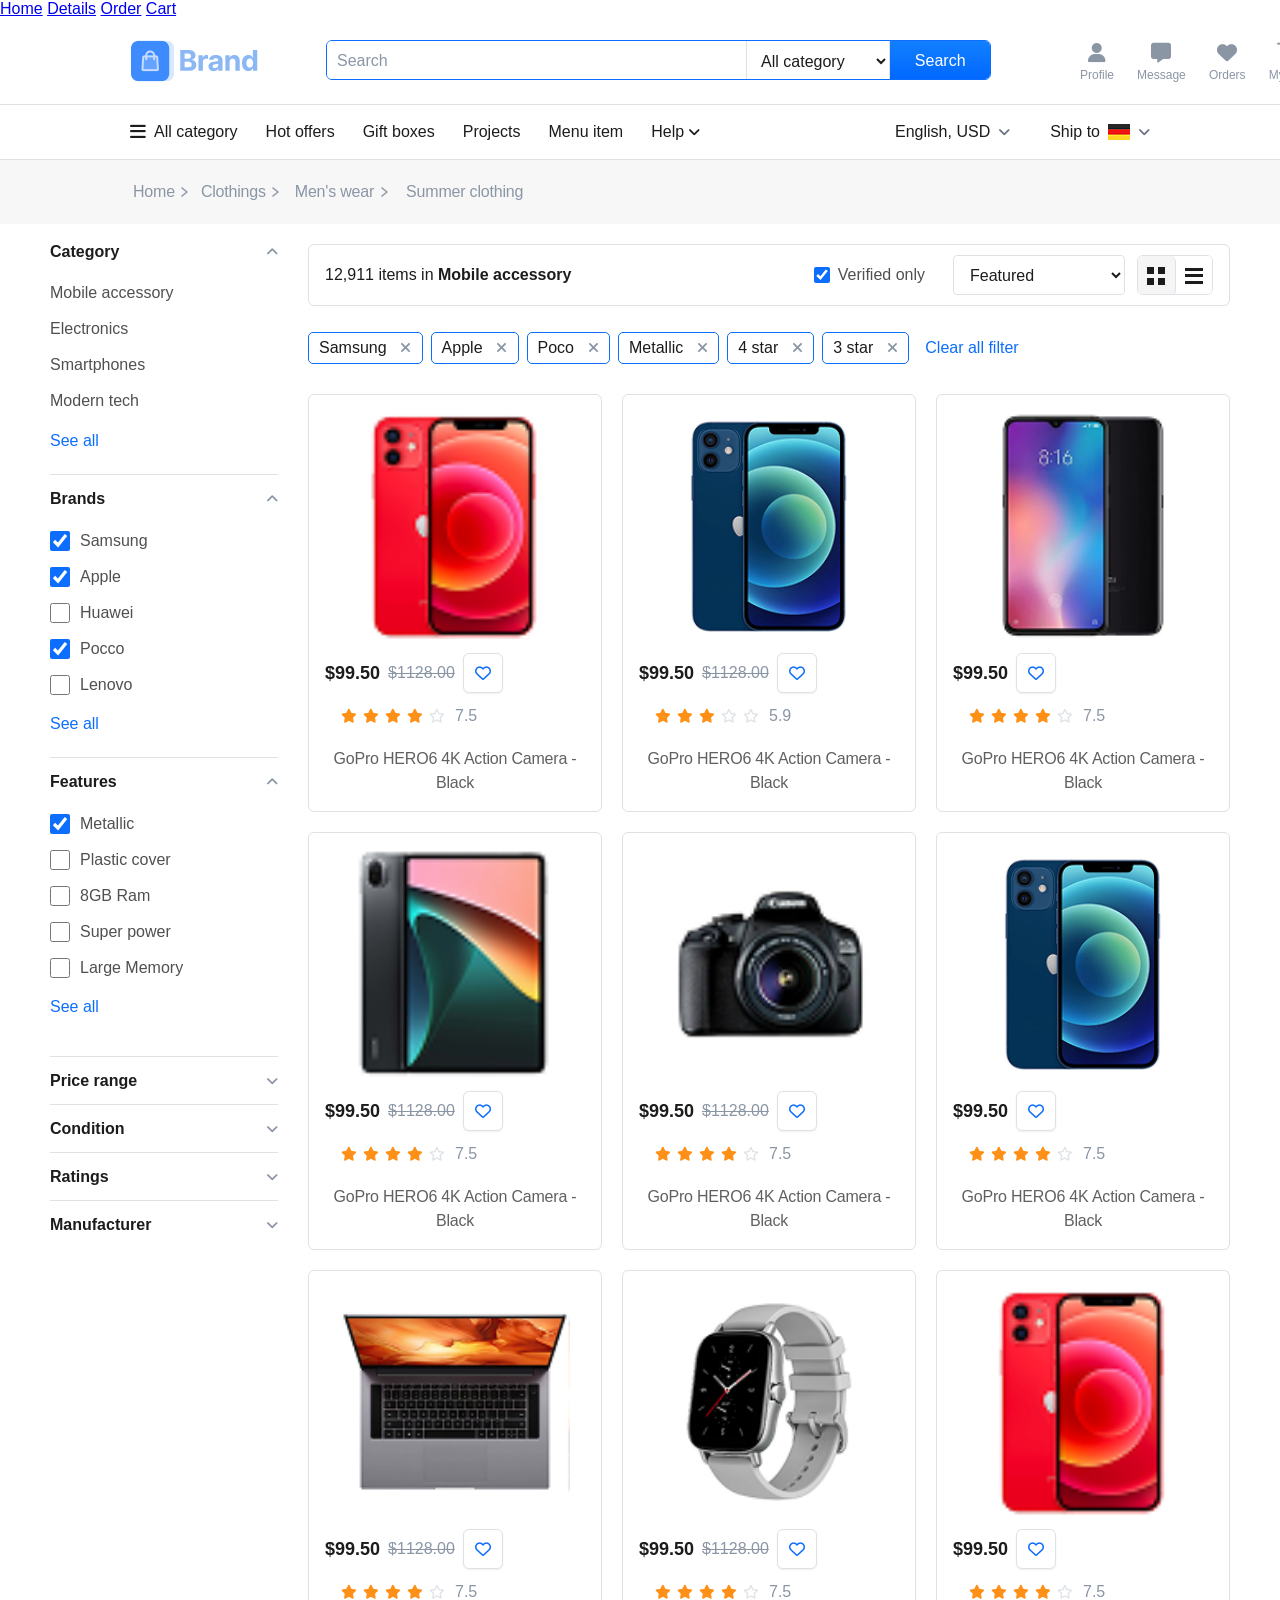
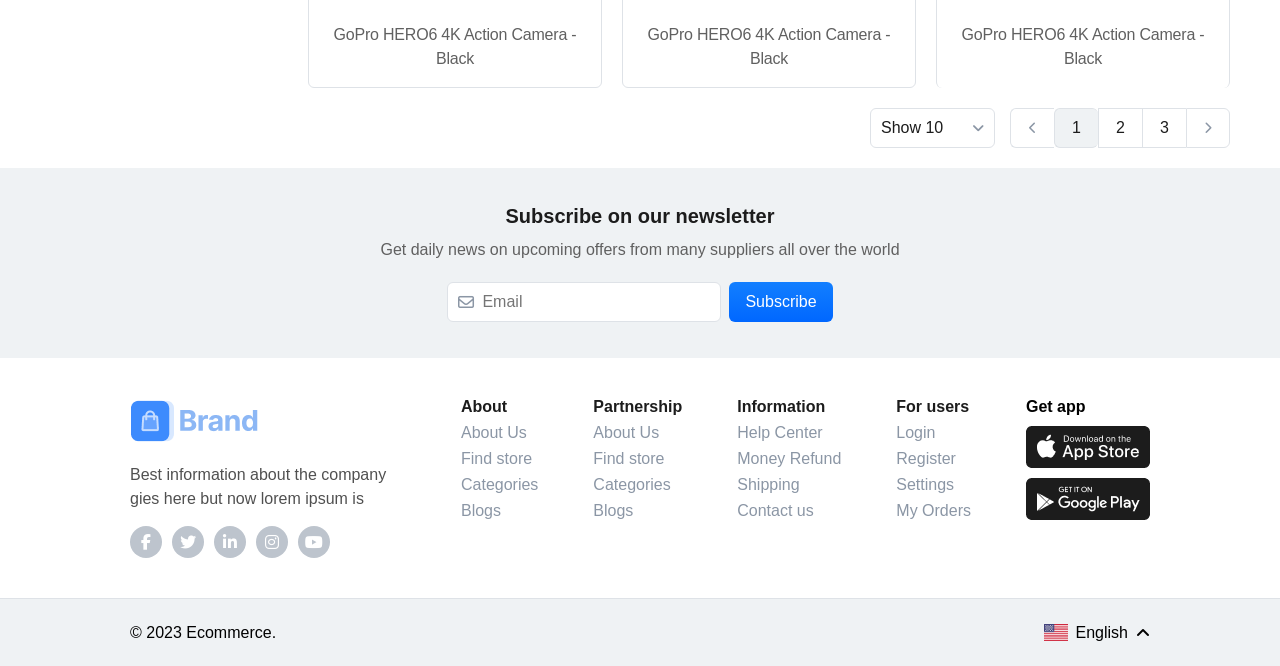
<file: product_listing.html>
<!DOCTYPE html>
<html lang="en">
<head>
    <meta charset="UTF-8">
    <meta name="viewport" content="width=device-width, initial-scale=1.0">
    <title>Alibaba Header</title>
    <link rel="stylesheet" href="./css/style.css">
<a href="index.html">Home</a>
<a href="product_detail.html">Details</a>
<a href="order_confirmation.html">Order</a>
<a href="cart.html">Cart</a>
    <link rel="stylesheet"
href="https://cdnjs.cloudflare.com/ajax/libs/font-awesome/6.5.1/css/all.min.css">
</head>
<body>

<header class="header">
    <div class="header-logo">
        <img src="./images/logo-colored.png"
            alt="Brand logo"
            class="brand-image">
    </div>

           
    <div class="search-form">

    <input
        type="text"
        class="search-input"
        placeholder="Search">

    <select class="category-select">
        <option>All category</option>
    </select>

    <button class="search-btn">
        Search
    </button>

</div>
<div class="actions-bar">

    <div class="action-item">
        <i class="fa-solid fa-user"></i>
        <span>Profile</span>
    </div>

    <div class="action-item">
        <i class="fa-solid fa-message"></i>
        <span>Message</span>
    </div>

    <div class="action-item">
        <i class="fa-solid fa-heart"></i>
        <span>Orders</span>
    </div>

    <div class="action-item">
        <i class="fa-solid fa-cart-shopping"></i>
        <span>My cart</span>
    </div>
    </div> 
    

</header>



<nav class="navbar">

    <div class="nav-left">

        <div class="menu-category">
            <i class="fa-solid fa-bars"></i>
            <span>All category</span>
        </div>

        <a href="#">Hot offers</a>
        <a href="#">Gift boxes</a>
        <a href="#">Projects</a>
        <a href="#">Menu item</a>

        <div class="help-dropdown">
            <span>Help</span>
            <i class="fa-solid fa-angle-down"></i>
        </div>

    </div>

    <div class="nav-right">

        <div class="language-dropdown">
            <span>English, USD</span>
            <i class="fa-solid fa-angle-down"></i>
        </div>

        <div class="ship-dropdown">
            <span>Ship to</span>

            <img
                src="./images/germany-flag.png"
                alt="Germany">

            <i class="fa-solid fa-angle-down"></i>
        </div>

    </div>

</nav>

<div class="breadcrumb-container">
  <nav class="breadcrumb" aria-label="breadcrumb">
    <a href="#">Home</a>

    <span class="separator">
      <svg width="7" height="10" viewBox="0 0 7 10" fill="none" xmlns="http://www.w3.org/2000/svg">
        <path d="M1 1L6 5L1 9" stroke="#8B96A5" stroke-width="1.5" stroke-linecap="round" stroke-linejoin="round"/>
      </svg>
    </span>

    <a href="#">Clothings</a>

    <span class="separator">
      <svg width="7" height="10" viewBox="0 0 7 10" fill="none" xmlns="http://www.w3.org/2000/svg">
        <path d="M1 1L6 5L1 9" stroke="#8B96A5" stroke-width="1.5" stroke-linecap="round" stroke-linejoin="round"/>
      </svg>
    </span>

    <a href="#">Men's wear</a>

    <span class="separator">
      <svg width="7" height="10" viewBox="0 0 7 10" fill="none" xmlns="http://www.w3.org/2000/svg">
        <path d="M1 1L6 5L1 9" stroke="#8B96A5" stroke-width="1.5" stroke-linecap="round" stroke-linejoin="round"/>
      </svg>
    </span>

    <a href="#">Summer clothing</a>
  </nav>
</div>





<div class="listing-wrapper">

<aside class="product-sidebar">

    <!-- Category -->
    <div class="filter-block">
        <div class="filter-heading">
            <h3>Category</h3>
            <i class="fa-solid fa-angle-up"></i>
        </div>
        <ul class="category-list">
            <li><a href="#">Mobile accessory</a></li>
            <li><a href="#">Electronics</a></li>
            <li><a href="#">Smartphones</a></li>
            <li><a href="#">Modern tech</a></li>
        </ul>
        <a href="#" class="see-all">See all</a>
    </div>

    <!-- Brands -->
    <div class="filter-block">
        <div class="filter-heading">
            <h3>Brands</h3>
            <i class="fa-solid fa-angle-up"></i>
        </div>
        <div class="checkbox-list">
            <div class="checkbox-item">
                <input type="checkbox" id="samsung" checked>
                <label for="samsung">Samsung</label>
            </div>
            <div class="checkbox-item">
                <input type="checkbox" id="apple" checked>
                <label for="apple">Apple</label>
            </div>
            <div class="checkbox-item">
                <input type="checkbox" id="huawei">
                <label for="huawei">Huawei</label>
            </div>
            <div class="checkbox-item">
                <input type="checkbox" id="pocco" checked>
                <label for="pocco">Pocco</label>
            </div>
            <div class="checkbox-item">
                <input type="checkbox" id="lenovo">
                <label for="lenovo">Lenovo</label>
            </div>
        </div>
        <a href="#" class="see-all">See all</a>
    </div>

    <!-- Features -->
    <div class="filter-block filter-block-last">
        <div class="filter-heading">
            <h3>Features</h3>
            <i class="fa-solid fa-angle-up"></i>
        </div>
        <div class="checkbox-list">
            <div class="checkbox-item">
                <input type="checkbox" id="metallic" checked>
                <label for="metallic">Metallic</label>
            </div>
            <div class="checkbox-item">
                <input type="checkbox" id="plastic">
                <label for="plastic">Plastic cover</label>
            </div>
            <div class="checkbox-item">
                <input type="checkbox" id="ram">
                <label for="ram">8GB Ram</label>
            </div>
            <div class="checkbox-item">
                <input type="checkbox" id="power">
                <label for="power">Super power</label>
            </div>
            <div class="checkbox-item">
                <input type="checkbox" id="memory">
                <label for="memory">Large Memory</label>
            </div>
        </div>
        <a href="#" class="see-all">See all</a>
    </div>

    <!-- Accordion rows (collapsed) -->
    <div class="filter-accordion-row">
        <span>Price range</span>
        <i class="fa-solid fa-angle-down"></i>
    </div>
    <div class="filter-accordion-row">
        <span>Condition</span>
        <i class="fa-solid fa-angle-down"></i>
    </div>
    <div class="filter-accordion-row">
        <span>Ratings</span>
        <i class="fa-solid fa-angle-down"></i>
    </div>
    <div class="filter-accordion-row">
        <span>Manufacturer</span>
        <i class="fa-solid fa-angle-down"></i>
    </div>

</aside>


<div class="content-area">

 <div class="content-top">
      <span class="result-count">12,911 items in <strong>Mobile accessory</strong></span>
      <label class="verified-check">
        <input type="checkbox" checked>
        <span>Verified only</span>
      </label>
      <select class="featured-select">
        <option>Featured</option>
        <option>Price: Low to High</option>
        <option>Price: High to Low</option>
        <option>Newest</option>
      </select>
      <div class="view-toggle">
        <button class="view-btn active">
          <svg width="18" height="18" viewBox="0 0 18 18" fill="currentColor">
            <rect x="0" y="0" width="7" height="7"/>
            <rect x="11" y="0" width="7" height="7"/>
            <rect x="0" y="11" width="7" height="7"/>
            <rect x="11" y="11" width="7" height="7"/>
          </svg>
        </button>
        <button class="view-btn">
          <svg width="18" height="16" viewBox="0 0 18 16" fill="currentColor">
            <rect x="0" y="0" width="18" height="3"/>
            <rect x="0" y="6" width="18" height="3"/>
            <rect x="0" y="13" width="18" height="3"/>
          </svg>
        </button>
      </div>
    </div>





<div class="filter-tags-row">

    <div class="filter-tag">
        <span>Samsung</span>
        <i class="fa-solid fa-xmark"></i>
    </div>

    <div class="filter-tag">
        <span>Apple</span>
        <i class="fa-solid fa-xmark"></i>
    </div>

    <div class="filter-tag">
        <span>Poco</span>
        <i class="fa-solid fa-xmark"></i>
    </div>

    <div class="filter-tag">
        <span>Metallic</span>
        <i class="fa-solid fa-xmark"></i>
    </div>

    <div class="filter-tag">
        <span>4 star</span>
        <i class="fa-solid fa-xmark"></i>
    </div>

    <div class="filter-tag">
        <span>3 star</span>
        <i class="fa-solid fa-xmark"></i>
    </div>

    <a href="#" class="clear-all-filter">Clear all filter</a>

</div>



<div class="product-grid">

    <!-- Card 1 -->
    <div class="product-card">
        <div class="product-image-wrap">
            <img src="./images/redpnone.png" alt="Product">
        </div>
        <div class="price-row">
            <div class="price-group">
                <span class="current-price">$99.50</span>
                <span class="old-price">$1128.00</span>
            </div>
            <button class="favorite-btn">
                <i class="fa-regular fa-heart"></i>
            </button>
        </div>
        <div class="rating-row">
            <i class="fa-solid fa-star"></i>
            <i class="fa-solid fa-star"></i>
            <i class="fa-solid fa-star"></i>
            <i class="fa-solid fa-star"></i>
            <i class="fa-regular fa-star empty"></i>
            <span class="rating-score">7.5</span>
        </div>
        <p class="product-name">GoPro HERO6 4K Action Camera - Black</p>
    </div>

    <!-- Card 2 -->
    <div class="product-card">
        <div class="product-image-wrap">
            <img src="./images/bluephone.png" alt="Product">
        </div>
        <div class="price-row">
            <div class="price-group">
                <span class="current-price">$99.50</span>
                <span class="old-price">$1128.00</span>
            </div>
            <button class="favorite-btn">
                <i class="fa-regular fa-heart"></i>
            </button>
        </div>
        <div class="rating-row">
            <i class="fa-solid fa-star"></i>
            <i class="fa-solid fa-star"></i>
            <i class="fa-solid fa-star"></i>
            <i class="fa-regular fa-star empty"></i>
            <i class="fa-regular fa-star empty"></i>
            <span class="rating-score">5.9</span>
        </div>
        <p class="product-name">GoPro HERO6 4K Action Camera - Black</p>
    </div>

    <!-- Card 3 -->
    <div class="product-card">
        <div class="product-image-wrap">
            <img src="./images/mobile.png" alt="Product">
        </div>
        <div class="price-row">
            <div class="price-group">
                <span class="current-price">$99.50</span>
            </div>
            <button class="favorite-btn">
                <i class="fa-regular fa-heart"></i>
            </button>
        </div>
        <div class="rating-row">
            <i class="fa-solid fa-star"></i>
            <i class="fa-solid fa-star"></i>
            <i class="fa-solid fa-star"></i>
            <i class="fa-solid fa-star"></i>
            <i class="fa-regular fa-star empty"></i>
            <span class="rating-score">7.5</span>
        </div>
        <p class="product-name">GoPro HERO6 4K Action Camera - Black</p>
    </div>

    <!-- Card 4 -->
    <div class="product-card">
        <div class="product-image-wrap">
            <img src="./images/smartphone.png" alt="Product">
        </div>
        <div class="price-row">
            <div class="price-group">
                <span class="current-price">$99.50</span>
                <span class="old-price">$1128.00</span>
            </div>
            <button class="favorite-btn">
                <i class="fa-regular fa-heart"></i>
            </button>
        </div>
        <div class="rating-row">
            <i class="fa-solid fa-star"></i>
            <i class="fa-solid fa-star"></i>
            <i class="fa-solid fa-star"></i>
            <i class="fa-solid fa-star"></i>
            <i class="fa-regular fa-star empty"></i>
            <span class="rating-score">7.5</span>
        </div>
        <p class="product-name">GoPro HERO6 4K Action Camera - Black</p>
    </div>

    <!-- Card 5 -->
    <div class="product-card">
        <div class="product-image-wrap">
            <img src="./images/camera.png" alt="Product">
        </div>
        <div class="price-row">
            <div class="price-group">
                <span class="current-price">$99.50</span>
                <span class="old-price">$1128.00</span>
            </div>
            <button class="favorite-btn">
                <i class="fa-regular fa-heart"></i>
            </button>
        </div>
        <div class="rating-row">
            <i class="fa-solid fa-star"></i>
            <i class="fa-solid fa-star"></i>
            <i class="fa-solid fa-star"></i>
            <i class="fa-solid fa-star"></i>
            <i class="fa-regular fa-star empty"></i>
            <span class="rating-score">7.5</span>
        </div>
        <p class="product-name">GoPro HERO6 4K Action Camera - Black</p>
    </div>

    <!-- Card 6 -->
    <div class="product-card">
        <div class="product-image-wrap">
            <img src="./images/bluephone.png" alt="Product">
        </div>
        <div class="price-row">
            <div class="price-group">
                <span class="current-price">$99.50</span>
            </div>
            <button class="favorite-btn">
                <i class="fa-regular fa-heart"></i>
            </button>
        </div>
        <div class="rating-row">
            <i class="fa-solid fa-star"></i>
            <i class="fa-solid fa-star"></i>
            <i class="fa-solid fa-star"></i>
            <i class="fa-solid fa-star"></i>
            <i class="fa-regular fa-star empty"></i>
            <span class="rating-score">7.5</span>
        </div>
        <p class="product-name">GoPro HERO6 4K Action Camera - Black</p>
    </div>

    <!-- Card 7 -->
    <div class="product-card">
        <div class="product-image-wrap">
            <img src="./images/laptop.png" alt="Product">
        </div>
        <div class="price-row">
            <div class="price-group">
                <span class="current-price">$99.50</span>
                <span class="old-price">$1128.00</span>
            </div>
            <button class="favorite-btn">
                <i class="fa-regular fa-heart"></i>
            </button>
        </div>
        <div class="rating-row">
            <i class="fa-solid fa-star"></i>
            <i class="fa-solid fa-star"></i>
            <i class="fa-solid fa-star"></i>
            <i class="fa-solid fa-star"></i>
            <i class="fa-regular fa-star empty"></i>
            <span class="rating-score">7.5</span>
        </div>
        <p class="product-name">GoPro HERO6 4K Action Camera - Black</p>
    </div>

    <!-- Card 8 -->
    <div class="product-card">
        <div class="product-image-wrap">
            <img src="./images/smartwatch.png" alt="Product">
        </div>
        <div class="price-row">
            <div class="price-group">
                <span class="current-price">$99.50</span>
                <span class="old-price">$1128.00</span>
            </div>
            <button class="favorite-btn">
                <i class="fa-regular fa-heart"></i>
            </button>
        </div>
        <div class="rating-row">
            <i class="fa-solid fa-star"></i>
            <i class="fa-solid fa-star"></i>
            <i class="fa-solid fa-star"></i>
            <i class="fa-solid fa-star"></i>
            <i class="fa-regular fa-star empty"></i>
            <span class="rating-score">7.5</span>
        </div>
        <p class="product-name">GoPro HERO6 4K Action Camera - Black</p>
    </div>

    <!-- Card 9 -->
    <div class="product-card">
        <div class="product-image-wrap">
            <img src="./images/redpnone.png" alt="Product">
        </div>
        <div class="price-row">
            <div class="price-group">
                <span class="current-price">$99.50</span>
            </div>
            <button class="favorite-btn">
                <i class="fa-regular fa-heart"></i>
            </button>
        </div>
        <div class="rating-row">
            <i class="fa-solid fa-star"></i>
            <i class="fa-solid fa-star"></i>
            <i class="fa-solid fa-star"></i>
            <i class="fa-solid fa-star"></i>
            <i class="fa-regular fa-star empty"></i>
            <span class="rating-score">7.5</span>
        </div>
        <p class="product-name">GoPro HERO6 4K Action Camera - Black</p>
    </div>

</div>


<div class="pagination-row">

    <div class="show-select">
        <span>Show 10</span>
        <i class="fa-solid fa-angle-down"></i>
    </div>

    <div class="pagination">
        <button class="page-btn">
            <i class="fa-solid fa-chevron-left"></i>
        </button>
        <button class="page-btn active">1</button>
        <button class="page-btn">2</button>
        <button class="page-btn">3</button>
        <button class="page-btn">
            <i class="fa-solid fa-chevron-right"></i>
        </button>
    </div>

</div>
</div>
</div>







<section class="newsletter">

    <div class="newsletter-content">

        <h2>Subscribe on our newsletter</h2>

        <p>
            Get daily news on upcoming offers from many suppliers all over the world
        </p>

        <div class="newsletter-form">

            <div class="email-box">
                <i class="fa-regular fa-envelope"></i>

                <input
                    type="email"
                    placeholder="Email">
            </div>

            <button class="subscribe-btn">
                Subscribe
            </button>

        </div>

    </div>

</section>
<footer class="footer">
    <div class="footer-content">
    <div class="footer-brand">
        <div class="brand-logo">
        <img src="./images/logo-colored.png"
            alt="Brand logo">
            </div>
            <p>Best information about the company gies here but now lorem ipsum is</p>
            <div class="social-icons">
                <i class="fa-brands fa-facebook-f"></i>
                <i class="fa-brands fa-twitter"></i>
                <i class="fa-brands fa-linkedin-in"></i>
                <i class="fa-brands fa-instagram"></i>
                <i class="fa-brands fa-youtube"></i>
            </div>
            </div>
            <div class="footer-column">
                <h4>About</h4>
            <a href="#">About Us</a>
            <a href="#">Find store</a>
            <a href="#">Categories</a>
            <a href="#">Blogs</a>
            </div>
            <div class="footer-column">
            <h4>Partnership</h4>
            <a href="#">About Us</a>
            <a href="#">Find store</a>
            <a href="#">Categories</a>
            <a href="#">Blogs</a>
        </div>
         <div class="footer-column">
            <h4>Information</h4>
            <a href="#">Help Center</a>
            <a href="#">Money Refund</a>
            <a href="#">Shipping</a>
            <a href="#">Contact us</a>
        </div>
        <div class="footer-column">
            <h4>For users</h4>
            <a href="#">Login</a>
            <a href="#">Register</a>
            <a href="#">Settings</a>
            <a href="#">My Orders</a>
        </div>
        <div class="footer-app">
            <h4>Get app</h4>
            <img src="./images/AppStore.png" alt="App Store">
            <img src="./images/GooglePlay.png" alt="Google Play">
            </div>
            </div>
            <div class="footer-bottom">
        <p>© 2023 Ecommerce.</p>
        <div class="language">
            <img src="./images/USAflag.png" alt="USA flag">
            <span>English</span>
            <i class="fa-solid fa-angle-up"></i>

        </div>

    </div>
</footer>
</body>
</html>
</file>
<file: css/style.css>
*{
    margin:0;
    padding:0;
    box-sizing:border-box;
}

body{
    font-family: Arial, sans-serif;
}

/* Header */
.header{
    width:100%;
    height:86px;
    position:relative;
    background:#fff;
}

/* Brand Logo Container */
.header-logo{
    width:150px;
    height:46px;
    position:absolute;
    top:20px;
    left:130px;
    display:flex;
    align-items:center;
}

/* Logo Symbol */
.logo-symbol{
    width:44px;
    height:44px;
    position:relative;
    opacity:0.8;
}

/* Main Blue Rectangle */
.rectangle-main{
    width:38.26px;
    height:40.17px;
    background:#0D6EFD;
    border-radius:8px;
    position:absolute;
    top:1.91px;
    left:0.96px;

    display:flex;
    justify-content:center;
    align-items:center;
}

/* Overlay Rectangle */
.rectangle-shadow{
    width:36.35px;
    height:40.17px;
    background:rgba(13,110,253,0.2);
    border-radius:8px;
    position:absolute;
    top:1.91px;
    left:7.65px;
}

/* Bag Icon */
.bag-icon{
    width:17.45px;
    height:20.64px;
    opacity:0.7;
}

/* Brand Text */
.brand-text{
    margin-left:6px;

    width:77px;
    height:21px;

    font-size:28px;
    font-weight:600;
    color:#8CB7F5;
    line-height:21px;
}
/* Search Form */

.search-form{
    position:absolute;
    top:22px;
    left:326px;

    width:665px;
    height:40px;

    border:1px solid #0D6EFD;
    border-radius:6px;

    display:flex;
    overflow:hidden;
}

/* Left Input */

.search-input{
    width:421px;
    height:40px;

    border:none;
    outline:none;

    padding-left:10px;

    font-family:Inter,sans-serif;
    font-size:16px;
    font-weight:400;

    color:#1C1C1C;
}

.search-input::placeholder{
    color:#8B96A5;
}

/* Middle Dropdown */

.category-select{
    width:145px;
    height:40px;

    border:none;
    border-left:1px solid #DEE2E7;
    border-right:1px solid #DEE2E7;

    padding-left:10px;

    font-family:Inter,sans-serif;
    font-size:16px;
    font-weight:400;

    color:#1C1C1C;

    background:#ffffff;
    cursor:pointer;
}

/* Search Button */

.search-btn{
    width:100px;
    height:40px;

    border:none;
    cursor:pointer;

    background:linear-gradient(
        180deg,
        #127FFF 0%,
        #0067FF 100%
    );

    color:#ffffff;

    font-family:Inter,sans-serif;
    font-size:16px;
    font-weight:500;
}
.actions-bar{
    position:absolute;
    top:25px;
    left:1080px;

    width:228px;
    height:41px;

    display:flex;
    justify-content:space-between;
}

.action-item{
    display:flex;
    flex-direction:column;
    align-items:center;

    color:#8B96A5;
    cursor:pointer;
}

.action-item i{
    font-size:20px;
    margin-bottom:6px;
}

.action-item span{
    font-family:Inter,sans-serif;
    font-size:12px;
    font-weight:400;
    line-height:100%;
    color:#8B96A5;
}   
/* ==========================
        SECOND HEADER
========================== */

.navbar{
    width:100%;
    height:56px;

    background:#FFFFFF;

    display:flex;
    justify-content:space-between;
    align-items:center;

    padding:0 130px;

    border-top:1px solid #E0E0E0;
    border-bottom:1px solid #E0E0E0;
}

/* LEFT SIDE */

.nav-left{
    width:620px;
    height:24px;

    display:flex;
    align-items:center;
    gap:28px;
}

.menu-category{
    display:flex;
    align-items:center;
    gap:8px;
}

.menu-category i{
    font-size:18px;
    color:#1C1C1C;
}

.nav-left a,
.menu-category span,
.help-dropdown span{
    text-decoration:none;

    font-family:Inter,sans-serif;
    font-size:16px;
    font-weight:500;
    line-height:22px;

    color:#1C1C1C;
}

.help-dropdown{
    display:flex;
    align-items:center;
    gap:4px;
}

.help-dropdown i{
    font-size:14px;
    color:#1C1C1C;
}

/* RIGHT SIDE */

.nav-right{
    display:flex;
    align-items:center;
    gap:40px;
}

.language-dropdown,
.ship-dropdown{
    display:flex;
    align-items:center;
    gap:8px;
}
.ship-dropdown img{
    width:22px;
    height:16px;
    object-fit:cover;
}

.language-dropdown span,
.ship-dropdown span{
    font-family:Inter,sans-serif;
    font-size:16px;
    font-weight:500;
    line-height:22px;

    color:#1C1C1C;
}

.language-dropdown i,
.ship-dropdown i{
    font-size:14px;
    color:#6B7280;
}

.ship-dropdown img{
    width:22px;
    height:16px;
    object-fit:cover;
}
/*footer*/
/* =====================
    NEWSLETTER
===================== */

.newsletter{
    width:100%;
    height:190px;

    background:#EFF2F4;

    display:flex;
    justify-content:center;
    align-items:center;
}

.newsletter-content{
    width:617px;
    text-align:center;
}

.newsletter-content h2{
    font-size:20px;
    font-weight:600;
    color:#1C1C1C;

    margin-bottom:10px;
}

.newsletter-content p{
    font-size:16px;
    line-height:24px;
    color:#606060;

    margin-bottom:20px;
}

.newsletter-form{
    display:flex;
    justify-content:center;
    gap:8px;
}

.email-box{
    width:274px;
    height:40px;

    background:#fff;

    border:1px solid #DEE2E7;
    border-radius:6px;

    display:flex;
    align-items:center;

    padding:0 10px;
}

.email-box i{
    color:#8B96A5;
    margin-right:8px;
}

.email-box input{
    border:none;
    outline:none;

    width:100%;

    font-size:16px;
}

.subscribe-btn{
    height:40px;

    padding:0 16px;

    border:none;
    border-radius:6px;

    cursor:pointer;

    color:#fff;
    font-size:16px;

    background:linear-gradient(
        180deg,
        #127FFF 0%,
        #0067FF 100%
    );
}
.footer{
    width:100%;
    background:#fff;
}

.footer-content{
    display:flex;
    justify-content:space-between;

    padding:40px 130px;
}

/* Brand Column */

.footer-brand{
    width:276px;
}

.footer-brand p{
    margin-top:15px;

    font-size:16px;
    line-height:24px;

    color:#505050;
}

.social-icons{
    margin-top:15px;

    display:flex;
    gap:10px;
}

.social-icons i{
    width:32px;
    height:32px;

    border-radius:50%;

    background:#BDC4CD;
    color:white;

    display:flex;
    justify-content:center;
    align-items:center;
}

/* Columns */

.footer-column{
    display:flex;
    flex-direction:column;
    gap:8px;
}

.footer-column h4{
    font-size:16px;
    font-weight:600;
    color:#1C1C1C;
}

.footer-column a{
    text-decoration:none;
    color:#8B96A5;
    font-size:16px;
}

/* App */

.footer-app{
    display:flex;
    flex-direction:column;
    gap:10px;
}

.footer-app img{
    width:124px;
}

/* Bottom */

.footer-bottom{
    height:68px;

    border-top:1px solid #DEE2E7;

    display:flex;
    justify-content:space-between;
    align-items:center;

    padding:0 130px;

    background:#EFF2F4;
}

.language{
    display:flex;
    align-items:center;
    gap:8px;
}

.language img{
    width:24px;
    height:17px;
}
.section-main{
    display:flex;
    gap:10px;
    width: 100%;
    max-width: 1180px;
    height: 400px;
    opacity: 1;
     margin: 20px auto;
}
.menu{
    display:flex;
    flex-direction: column;
    width: 250px;
    height: 360px;
    opacity: 1;

}
.menu-item {
    padding: 10px 16px;
    font-size: 16px;
    color: #505050;
    cursor: pointer;
    letter-spacing: 0px;
}
.active{
    background: #E5F1FF;
    border-radius: 6px;
    font-weight: 500;
}

.banner {
    width: 665px;
    height: 360px;
    position: relative;          
    border-radius: 8px;
}
.banner{
    width: 665px;
    height: 360px;
    border: 1px solid #FFFFFF;
    position: relative;
}
.banner-content {
    position: absolute;
    top: 50%;
    left: 40px;          
    transform: translateY(-50%);
    z-index: 1;           
}

.banner-content h3 {
    font-size: 28px;
    color: #1C1C1C;
    font-weight: 400;
    margin: 0;
}

.banner-content h2 {
    font-size: 32px;
    color: #1C1C1C;
    font-weight: 700;
    margin: 8px 0 16px 0;
}
.text{
    position:absolute;
    width:253px;
    height:73px;
    background:#1C1C1C;
}
.banner button{
    width:119px;
    height:40px;
    border-radius:6px;
    border:none;
    padding:0 16px;
    cursor:pointer;
    box-shadow:0px 1px 2px 0px #38383814;
}


.right-column {
    display: flex;
    flex-direction: column;
    gap: 10px;
    width: 200px;
}


.user-card {
    width: 200px;
    height: 150px;
    background: #E3F0FF;
    border-radius: 6px;
    padding: 14px 10px;
    display: flex;
    flex-direction: column;
    gap: 8px;
}


.user-info {
    display: flex;
    align-items: center;
    gap: 8px;
}

.avatar {
     width: 44px;
    height: 44px;
    border-radius: 50%;
}

.user-info p {
    font-size: 16px;
    color: #1C1C1C;
    line-height: 1.2;
    margin: 0;
}


.btn-join {
    width: 180px;
    height: 30px;
    border-radius: 6px;
    border: none;
    background: linear-gradient(to right, #127FFF, #0067FF);
    color: #FFFFFF;
    font-size: 14px;
    cursor: pointer;
}

.btn-login {
    width: 180px;
    height: 30px;
    border-radius: 6px;
    border: 1px solid #DEE2E7;
    background: #FFFFFF;
    color: #0067FF;
    font-size: 14px;
    cursor: pointer;
}


.orange-card {
    width: 200px;
    height: 95px;
    background: #FF7012;
    border-radius: 6px;
    padding: 16px;
    display: flex;
    align-items: center;
}

.orange-card p {
    font-size: 16px;
    color: #FFFFFF;
    margin: 0;
    line-height: 1.3;
}

.teal-card {
    width: 200px;
    height: 95px;
    background: #55BDC3;
    border-radius: 6px;
    padding: 16px;
    display: flex;
    align-items: center;
}

.teal-card p {
    font-size: 16px;
    color: #FFFFFF;
    margin: 0;
    line-height: 1.3;
}



.deals-section {
    display: flex;
    align-items: center;
    width: 100%; 
    max-width: 1180px;
    height: 240px;
    border: 1px solid #DEE2E7;
    border-radius: 6px;
    margin: 20px auto;
    padding: 20px;
    gap: 20px;
    margin: 20px auto;
}

.deals-left {
    display: flex;
    flex-direction: column;
    gap: 12px;
    width: 198px;
    height: 113px;
}

.deals-title {
    font-size: 20px;
    font-weight: 600;
    color: #1C1C1C;
    margin: 0;
}

.deals-subtitle {
    font-size: 16px;
    color: #8B96A5;
    margin: 0;
    font-size: 16px;
}

.timer {
    display: flex;
    gap: 8px;
}

.timer-box {
    display: flex;
    flex-direction: column;
    align-items: center;
    background: #606060;
    border-radius: 4px;
    width: 45px;
    height: 50px;
    padding: 6px 10px;
}

.timer-num {
    font-size: 16px;
    font-weight: 700;
    color: #FFFFFF;
    width: 19px;
    height: 19px;
}

.timer-label {
    font-size: 12px;
    font-weight: 400;
    width: 21px;
    height: 15px;
    color: #FFFFFF;
}

.deals-right {
    display: flex;
    flex: 1;
    justify-content: space-between;
    align-items: center;
}

.deal-card {
    display: flex;
    flex-direction: column;
    align-items: center;
    gap: 8px;
    width: 179px;
    height: 235px;

}

.deal-card img {
    width: 140px;
    height: 140px;
    object-fit: contain;
}

.product-name {
    font-size: 16px;
    color: #1C1C1C;
    margin: 0;
    text-align: center;
}

.discount {
    background: #FFE3E3;
    color: #EB001B;
    font-size: 14px;
    padding: 2px 8px;
    border-radius: 29px;
}




.home-outdoor-section {
    display: flex;
    width: 100%;
    max-width: 1180px; 
    margin: 20px auto;
    height: 257px;
    margin: 20px auto;
    border: 1px solid #E2E2E2;
    border-radius: 6px;
    overflow: hidden;
}


.outdoor-banner {
    width: 280px;
    height: 257px;
    position: relative;
    flex-shrink: 0;
    background-color: #FFE8BA;
}

.outdoor-img {
    width: 100%;
    height: 100%;
    object-fit: cover;
    opacity: 0.8;
}

.outdoor-content {
    position: absolute;
    top: 20px;
    left: 21px;
    display: flex;
    flex-direction: column;
    gap: 16px;
}

.outdoor-title {
    font-size: 20px;
    font-weight: 600;
    color: #1C1C1C;
    letter-spacing: -0.2px;
    line-height: 26px;
    margin: 0;
    width: 130px;
}

.btn-source {
    width: 123px;
    height: 40px;
    border-radius: 6px;
    border: 1px solid #DEE2E7;
    background: #FFFFFF;
    color: #1C1C1C;
    font-size: 16px;
    cursor: pointer;
    padding: 0 16px;
}


.outdoor-grid {
    display: grid;
    grid-template-columns: repeat(4, 1fr);
    grid-template-rows: repeat(2, 1fr);
    flex: 1;
}

.outdoor-card {
    display: flex;
    align-items: center;
    justify-content: space-between;
    padding: 16px;
    border-left: 1px solid #E2E2E2;
    border-bottom: 1px solid #E2E2E2;
}


.outdoor-card:nth-child(n+5) {
    border-bottom: none;
}

.outdoor-card img {
    width: 82px;
    height: 82px;
    object-fit: contain;
}

.outdoor-card-name {
    font-size: 16px;
    color: #1C1C1C;
    margin: 0 0 8px 0;
}

.outdoor-card-price {
    font-size: 13px;
    color: #8B96A5;
    margin: 0;
    line-height: 1.4;
}


.gadget-section {
    display: flex;
    width: 100%; 
    max-width: 1180px;  
    height: 257px;
    margin: 20px auto;
    border: 1px solid #E2E2E2;
    border-radius: 6px;
    overflow: hidden;
}

.gadget-banner {
    width: 280px;
    height: 257px;
    position: relative;
    flex-shrink: 0;
    background-color: #FFFFFF;
}

.gadget-img {
    width: 100%;
    height: 100%;
    object-fit: cover;
    opacity: 0.8;
}

.gadget-content {
    position: absolute;
    top: 20px;
    left: 21px;
    display: flex;
    flex-direction: column;
    gap: 16px;
}

.gadget-title {
    font-size: 20px;
    font-weight: 600;
    color: #1C1C1C;
    letter-spacing: -0.2px;
    line-height: 26px;
    margin: 0;
    width: 130px;
}

.btn-gadget {
    width: 123px;
    height: 40px;
    border-radius: 6px;
    border: 1px solid #DEE2E7;
    background: #FFFFFF;
    color: #1C1C1C;
    font-size: 16px;
    cursor: pointer;
    padding: 0 16px;
}

.gadget-grid {
    display: grid;
    grid-template-columns: repeat(4, 1fr);
    grid-template-rows: repeat(2, 1fr);
    flex: 1;
}

.gadget-card {
    display: flex;
    align-items: center;
    justify-content: space-between;
    padding: 16px;
    border-left: 1px solid #E2E2E2;
    border-bottom: 1px solid #E2E2E2;
}

.gadget-card:nth-child(n+5) {
    border-bottom: none;
}

.gadget-card img {
    width: 82px;
    height: 82px;
    object-fit: contain;
}

.gadget-card-name {
    font-size: 16px;
    color: #1C1C1C;
    margin: 0 0 8px 0;
}

.gadget-card-price {
    font-size: 13px;
    color: #8B96A5;
    margin: 0;
    line-height: 1.4;
}



.inquiry-section {
    display: flex;
    align-items: center;
    justify-content: space-between;
    width: 100%;
    max-width: 1180px;  
    height: 420px;
    margin: 20px auto;
    border: 1px solid #E0E0E0;
    border-radius: 6px;
    overflow: hidden;
    position: relative;
    padding: 0 40px;
}


.inquiry-bg {
    position: absolute;
    top: 0;
    left: 0;
    width: 100%;
    height: 100%;
    object-fit: cover;
    z-index: 0;
}

.inquiry-left {
    position: relative;
    z-index: 1;
    width: 440px;
    display: flex;
    flex-direction: column;
    gap: 16px;
}

.inquiry-title {
    font-size: 32px;
    font-weight: 600;
    color: #FFFFFF;
    letter-spacing: -0.2px;
    line-height: 100%;
    margin: 0;
    width: 440px;
}

.inquiry-desc {
    font-size: 16px;
    font-weight: 400;
    color: #FFFFFF;
    line-height: 24px;
    letter-spacing: -0.2px;
    margin: 0;
    width: 390px;
}


.inquiry-form {
    position: relative;
    z-index: 1;
    width: 491px;
    height: 346px;
    background: #FFFFFF;
    border-radius: 6px;
    padding: 22px 20px;
    display: flex;
    flex-direction: column;
    gap: 12px;
}

.form-title {
    font-size: 20px;
    font-weight: 600;
    color: #1C1C1C;
    letter-spacing: -0.2px;
    line-height: 28px;
    margin: 0;
}

.form-input {
    width: 440px;
    height: 40px;
    border: 1px solid #E0E0E0;
    border-radius: 6px;
    padding: 0 10px;
    font-size: 16px;
    color: #1C1C1C;
    outline: none;
}

.form-textarea {
    width: 440px;
    height: 73px;
    border: 1px solid #E0E0E0;
    border-radius: 6px;
    padding: 10px 11px;
    font-size: 16px;
    color: #8B96A5;
    outline: none;
    resize: none;
    font-family: Inter, sans-serif;
}

.form-bottom {
    display: flex;
    gap: 12px;
}

.form-quantity {
    width: 206px;
    height: 40px;
    border: 1px solid #E0E0E0;
    border-radius: 6px;
    padding: 0 10px;
    font-size: 16px;
    color: #1C1C1C;
    outline: none;
}

.form-select {
    width: 111px;
    height: 40px;
    border: 1px solid #E0E0E0;
    border-radius: 6px;
    padding: 0 10px;
    font-size: 16px;
    color: #1C1C1C;
    outline: none;
    cursor: pointer;
    appearance: auto;
}

.btn-inquiry {
    width: 128px;
    height: 40px;
    border-radius: 6px;
    border: none;
    background: linear-gradient(to right, #127FFF, #0067FF);
    color: #FFFFFF;
    font-size: 16px;
    cursor: pointer;
    padding: 0 16px;
}



.recommend-section {
    width: 100%; 
    max-width: 1180px; 
    margin: 20px auto;
}

.recommend-title {
    font-size: 24px;
    font-weight: 600;
    color: #1C1C1C;
    margin: 0 0 16px 0;
}

.recommend-grid {
    display: grid;
    grid-template-columns: repeat(5, 220px);
    grid-template-rows: repeat(2, 310px);
    gap: 16px;
}


.recommend-card {
    width: 220px;
    height: 310px;
    border: 1px solid #E0E0E0;
    border-radius: 6px;
    padding: 10px;
    box-sizing: border-box;
    display: flex;
    flex-direction: column;
}

.recommend-card img {
    width: 200px;
    height: 200px;
    object-fit: contain;
    background: #FFFFFF;
}

.recommend-price {
    font-size: 16px;
    font-weight: 500;
    color: #1C1C1C;
    margin: 8px 0 4px 6px;
    line-height: 22px;
}

.recommend-desc {
    font-size: 16px;
    font-weight: 400;
    color: #8B96A5;
    margin: 0 0 0 6px;
    line-height: 24px;
    letter-spacing: -0.2px;
    width: 186px;
    height: 53px;
}




.service-section {
    width: 100%; 
    max-width: 1180px;
    height: 256px;
    margin: 20px auto;
}

.service-title {
    width: 210px;
    height: 32px;
    font-size: 24px;
    font-weight: 600;
    color: #1C1C1C;
    margin: 0 0 16px 0;
}

.service-grid {
    display: grid;
    grid-template-columns: repeat(4, 280px);
    gap: 20px;
}


.service-card {
    width: 280px;
    height: 200px;
    border: 1px solid #E0E0E0;
    border-radius: 6px;
    background: #FFFFFF;
    overflow: hidden;
    display: flex;
    flex-direction: column;
}

.service-img-wrap {
    width: 280px;
    height: 120px;
    position: relative;
}

.service-img {
    width: 280px;
    height: 120px;
    object-fit: cover;
}


.service-icon {
    position: absolute;
    bottom: -20px;      
    right: 16px;
    width: 55px;
    height: 55px;
    border-radius: 50%;
    background: #FFFFFF;
    border: 2px solid #D1E7FF;
    display: flex;
    align-items: center;
    justify-content: center;
    z-index: 1;
}

.service-icon img {
    width: 24px;
    height: 24px;
}


.service-name {
    font-size: 16px;
    font-weight: 500;
    color: #1C1C1C;
    margin: 28px 16px 0 16px; 
    line-height: 22px;
}
.service-card-text {
    width: 175px;
    height: 44px;
    font-size: 16px;
    font-weight: 500;
    line-height: 22px;
    letter-spacing: 0px;
    color: #1C1C1C;
    margin: 8px 0 0 16px;
}





.country-section {
    width: 100%;
    max-width: 1180px;
    height: 138px;
    margin: 20px auto;
}

.country-title {
    font-size: 24px;
    font-weight: 600;
    color: #1C1C1C;
    line-height: 32px;
    letter-spacing: -0.2px;
    margin: 0 0 24px 0;
}

/* 5 columns, 2 rows */
.country-grid {
    display: grid;
    grid-template-columns: repeat(5, 221px);
    grid-template-rows: repeat(2, 36px);
    gap: 10px 0;
}

/* Single country item */
.country-item {
    display: flex;
    align-items: flex-start;
    gap: 11px;
    width: 221px;
    height: 36px;
}

.country-item img {
    width: 28px;
    height: 20px;
    margin-top: 2px;
    object-fit: contain;
}

.country-info {
    display: flex;
    flex-direction: column;
    gap: 2px;
}

.country-name {
    font-size: 16px;
    font-weight: 400;
    color: #1C1C1C;
    line-height: 24px;
    letter-spacing: -0.2px;
    margin: 0;
}

.country-url {
    font-size: 13px;
    font-weight: 400;
    color: #8B96A5;
    line-height: 100%;
    margin: 0;
}




.breadcrumb-container {
  width: 100%; 
  height: 64px;
  background: #f7f7f7; 
  display: flex;
  align-items: center;
  padding-left: 133px;
  font-family: 'Inter', sans-serif;
}


.breadcrumb a:nth-of-type(2) { margin-left: 6px; }   
.breadcrumb a:nth-of-type(3) { margin-left: 9px; }   
.breadcrumb a:nth-of-type(4) { margin-left: 12px; }  


.breadcrumb {
  display: flex;
  align-items: center;
}

.breadcrumb a {
  text-decoration: none;
  color: #8B96A5;
  font-size: 16px;
  font-weight: 400;
  line-height: 24px;
  letter-spacing: -0.2px;
}

.separator {
  display: flex;
  align-items: center;
  justify-content: center;
  width: 20px;
  height: 20px;
}




.listing-wrapper{
    display:flex;
    align-items:flex-start;
    gap:30px;
    width:1180px;
    margin:20px auto;
}

.content-area{
    width:930px;
    display:flex;
    flex-direction:column;
}


.product-sidebar{
    width:230px;
    display:flex;
    flex-direction:column;
}

.filter-block{
    padding-bottom:16px;
    margin-bottom:16px;
    border-bottom:1px solid #DEE2E7;
}

.filter-block-last{
    border-bottom:none;
}

.filter-heading{
    display:flex;
    justify-content:space-between;
    align-items:center;
    margin-bottom:16px;
    cursor:pointer;
}

.filter-heading h3{
    font-family:Inter, sans-serif;
    font-size:16px;
    font-weight:600;
    line-height:100%;
    color:#1C1C1C;
}

.filter-heading i{
    font-size:14px;
    color:#8B96A5;
}

.category-list{
    list-style:none;
}

.category-list li a{
    display:block;
    height:36px;
    line-height:36px;
    font-family:Inter, sans-serif;
    font-size:16px;
    font-weight:400;
    color:#505050;
    text-decoration:none;
}

.see-all{
    display:inline-block;
    margin-top:4px;
    font-family:Inter, sans-serif;
    font-size:16px;
    font-weight:400;
    color:#0D6EFD;
    text-decoration:none;
}

.checkbox-list{
    display:flex;
    flex-direction:column;
}

.checkbox-item{
    display:flex;
    align-items:center;
    gap:10px;
    height:36px;
}

.checkbox-item input[type="checkbox"]{
    width:20px;
    height:20px;
    accent-color:#0D6EFD;
    cursor:pointer;
}

.checkbox-item label{
    font-family:Inter, sans-serif;
    font-size:16px;
    font-weight:400;
    color:#505050;
    cursor:pointer;
}

.filter-accordion-row{
    display:flex;
    justify-content:space-between;
    align-items:center;
    height:48px;
    border-top:1px solid #DEE2E7;
    cursor:pointer;
}

.filter-accordion-row span{
    font-family:Inter, sans-serif;
    font-size:16px;
    font-weight:600;
    color:#1C1C1C;
}

.filter-accordion-row i{
    font-size:14px;
    color:#8B96A5;
}




.view-btn{
    width:38px;
    height:40px;
    border:none;
    background:#fff;
    cursor:pointer;
    display:flex;
    align-items:center;
    justify-content:center;
    color:#8B96A5;
    font-size:16px;
}

.view-btn:first-child{
    border-right:1px solid #DEE2E7;
}

.view-btn.active{
    background:#E5F1FF;
    color:#1C1C1C;
}
.content-top{
    width:100%;
    height:62px;
    display:flex;
    align-items:center;
    justify-content:space-between;
}

.item-count{
    font-family:Inter, sans-serif;
    font-size:16px;
    font-weight:400;
    color:#1C1C1C;
}

.item-count span{
    font-weight:600;
}

.content-top-right{
    display:flex;
    align-items:center;
    gap:10px;
}

.verified-only{
    display:flex;
    align-items:center;
    gap:8px;
    padding:6px 16px;
    cursor:pointer;
}

.verified-only input[type="checkbox"]{
    width:20px;
    height:20px;
    accent-color:#0D6EFD;
    cursor:pointer;
}

.verified-only label{
    font-family:Inter, sans-serif;
    font-size:16px;
    font-weight:400;
    color:#1C1C1C;
    cursor:pointer;
}

.featured-select{
    width:172px;
    height:40px;
    display:flex;
    align-items:center;
    justify-content:space-between;
    padding:0 10px;
    border:1px solid #DEE2E7;
    border-radius:6px;
    cursor:pointer;
}

.featured-select span{
    font-family:Inter, sans-serif;
    font-size:16px;
    font-weight:400;
    color:#1C1C1C;
}

.featured-select i{
    font-size:14px;
    color:#8B96A5;
}

.view-toggle{
    display:flex;
    width:76px;
    height:40px;
    border:1px solid #DEE2E7;
    border-radius:6px;
    overflow:hidden;
}


.filter-tags-row{
    display:flex;
    align-items:center;
    flex-wrap:wrap;
    gap:8px;
    margin:10px 0;
}

.filter-tag{
    display:flex;
    align-items:center;
    gap:9px;

    height:32px;

    padding:6px 6px 6px 10px;

    background:#FFFFFF;
    border:1px solid #0D6EFD;
    border-radius:5px;
}

.filter-tag span{
    font-family:Inter, sans-serif;
    font-size:16px;
    font-weight:400;
    line-height:100%;
    color:#1C1C1C;
    white-space:nowrap;
}

.filter-tag i{
    width:20px;
    height:20px;
    display:flex;
    align-items:center;
    justify-content:center;
    font-size:14px;
    color:#8B96A5;
    cursor:pointer;
}

.clear-all-filter{
    font-family:Inter, sans-serif;
    font-size:16px;
    font-weight:400;
    line-height:100%;
    color:#0D6EFD;
    text-decoration:none;
    margin-left:8px;
    white-space:nowrap;
}


.product-grid{
    display:grid;
    grid-template-columns:repeat(3, 1fr);
    gap:20px;
    margin:20px 0;
}

.product-card {
  display: flex;
  flex-direction: column;
  align-items: stretch;
  padding: 16px;
  border: 1px solid #DEE2E7;
  border-radius: 6px;
  background: #fff;
  position: relative;
  width: 100%;
}

.product-image-wrap{
    width:230px;
    height:230px;
    margin:0 auto 12px auto;
}

.product-image-wrap img{
    width:100%;
    height:100%;
    object-fit:contain;
}

.price-row{
    display:flex;
    align-items:center;
    justify-content:space-between;
    margin-bottom:8px;
}

.price-group{
    display:flex;
    align-items:center;
    gap:8px;
}

.current-price{
    font-family:Inter, sans-serif;
    font-size:18px;
    font-weight:600;
    color:#1C1C1C;
}

.old-price{
    font-family:Inter, sans-serif;
    font-size:16px;
    font-weight:400;
    color:#8B96A5;
    text-decoration:line-through;
}

.favorite-btn{
    width:40px;
    height:40px;
    border:1px solid #DEE2E7;
    border-radius:6px;
    background:#FFFFFF;
    display:flex;
    align-items:center;
    justify-content:center;
    cursor:pointer;
    box-shadow:0px 1px 2px rgba(56,56,56,0.08);
    color:#0D6EFD;
    font-size:16px;
}

.rating-row{
    display:flex;
    align-items:center;
    gap:4px;
    margin-bottom:8px;
}

.rating-row i{
    color:#FF9017;
    font-size:14px;
}

.rating-row i.empty{
    color:#DEE2E7;
}

.rating-score{
    font-family:Inter, sans-serif;
    font-size:16px;
    font-weight:400;
    color:#FF9017;
    margin-left:4px;
}

.product-name{
    font-family:Inter, sans-serif;
    font-size:16px;
    font-weight:400;
    line-height:24px;
    letter-spacing:-0.2px;
    color:#606060;
    margin:0;
}

.pagination-row{
    display:flex;
    justify-content:flex-end;
    align-items:center;
    gap:15px;
}

.show-select{
    width:125px;
    height:40px;
    display:flex;
    align-items:center;
    justify-content:space-between;
    padding:0 10px;
    background:#FFFFFF;
    border:1px solid #DEE2E7;
    border-radius:6px;
    cursor:pointer;
}

.show-select span{
    font-family:Inter, sans-serif;
    font-size:16px;
    font-weight:400;
    color:#1C1C1C;
}

.show-select i{
    font-size:14px;
    color:#8B96A5;
}

.pagination{
    display:flex;
}

.page-btn{
    width:44px;
    height:40px;
    display:flex;
    align-items:center;
    justify-content:center;
    background:#FFFFFF;
    border:1px solid #DEE2E7;
    border-right:none;
    font-family:Inter, sans-serif;
    font-size:16px;
    font-weight:400;
    color:#1C1C1C;
    cursor:pointer;
}

.pagination .page-btn:last-child{
    border-right:1px solid #DEE2E7;
}

.pagination .page-btn:first-child{
    border-radius:6px 0 0 6px;
}

.pagination .page-btn:last-child{
    border-radius:0 6px 6px 0;
}

.page-btn.active{
    background:#EFF2F4;
}

.page-btn i{
    font-size:12px;
    color:#8B96A5;
}














.page-wrapper {
  display: flex;
  gap: 20px;
  max-width: 1310px;
  margin: 0 auto;
  padding: 20px;
  align-items: flex-start;
}
.sidebar {
  width: 240px;
  min-width: 240px;
  background: #fff;
  border: 1px solid #DEE2E7;
  border-radius: 6px;
  overflow: hidden;
}

.filter-section {
  border-top: 1px solid #DEE2E7;
}

.filter-section:first-child {
  border-top: none;
}

.section-heading {
  display: flex;
  justify-content: space-between;
  align-items: center;
  padding: 14px 16px;
  cursor: pointer;
}

.section-heading h6 {
  font-size: 16px;
  font-weight: 600;
  color: #1C1C1C;
  line-height: 100%;
}

.arrow {
  font-size: 14px;
  color: #1C1C1C;
}

.section-body {
  padding: 0 16px 14px;
}

.category-list {
  list-style: none;
}

.category-list li a {
  display: block;
  font-size: 16px;
  font-weight: 400;
  color: #505050;
  text-decoration: none;
  line-height: 100%;
  padding: 9px 0;
}

.category-list li a:hover {
  color: #0D6EFD;
}

.see-all {
  font-size: 16px;
  font-weight: 400;
  color: #0D6EFD;
  text-decoration: none;
  display: inline-block;
  padding: 9px 0;
  line-height: 100%;
}


.check-list {
  list-style: none;
}

.check-list li {
  padding: 3px 0;
}

.check-item {
  display: flex;
  align-items: center;
  gap: 10px;
  cursor: pointer;
  padding: 6px 0;
}

.check-item input[type="checkbox"],
.check-item input[type="radio"] {
  width: 16px;
  height: 16px;
  accent-color: #0D6EFD;
  cursor: pointer;
  flex-shrink: 0;
}

.check-item span {
  font-size: 16px;
  font-weight: 400;
  color: #505050;
  line-height: 100%;
}


.price-range-wrap {
  padding: 0 16px 16px;
}

.range-slider-container {
  position: relative;
  height: 20px;
  margin-bottom: 16px;
}

.range-track {
  position: absolute;
  top: 8px;
  left: 0;
  width: 100%;
  height: 4px;
  background: #AFD0FF;
  border-radius: 2px;
}

.range-active {
  position: absolute;
  top: 8px;
  left: 25%;
  width: 50%;
  height: 4px;
  background: #0D6EFD;
  border-radius: 2px;
}

input[type="range"] {
  -webkit-appearance: none;
  appearance: none;
  position: absolute;
  top: 0;
  width: 100%;
  height: 20px;
  background: transparent;
  pointer-events: none;
}

input[type="range"]::-webkit-slider-thumb {
  -webkit-appearance: none;
  width: 20px;
  height: 20px;
  border-radius: 50%;
  background: #fff;
  border: 1px solid #AFD0FF;
  box-shadow: 0px 2px 4px rgba(16, 0, 0, 0.10);
  cursor: pointer;
  pointer-events: all;
}

.price-inputs {
  display: flex;
  gap: 8px;
  margin-bottom: 12px;
}

.price-input-group {
  flex: 1;
}

.price-input-group label {
  font-size: 12px;
  font-weight: 400;
  color: #505050;
  display: block;
  margin-bottom: 4px;
}

.price-input-group input {
  width: 100%;
  height: 40px;
  border: 1px solid #DEE2E7;
  border-radius: 4px;
  padding: 0 10px;
  font-size: 16px;
  font-family: 'Inter', sans-serif;
  color: #BDC4CD;
  outline: none;
}

.price-input-group input:focus {
  border-color: #0D6EFD;
}

.btn-apply {
  width: 100%;
  height: 40px;
  background: #fff;
  border: 1px solid #DEE2E7;
  border-radius: 4px;
  font-size: 16px;
  font-weight: 500;
  font-family: 'Inter', sans-serif;
  color: #0D6EFD;
  cursor: pointer;
  box-shadow: 0px 1px 2px rgba(56, 56, 56, 0.08);
}

.btn-apply:hover {
  background: #f0f7ff;
}


.rating-section-body {
  padding-left: 0;
  padding-right: 0;
}

.rating-row {
  display: flex;
  align-items: center;
  gap: 10px;
  padding: 6px 16px;
  cursor: pointer;
  width: 100%;
}

.rating-row input[type="checkbox"] {
  width: 16px;
  height: 16px;
  accent-color: #0D6EFD;
  flex-shrink: 0;
}

.stars {
  display: flex;
  gap: 2px;
}

.star {
  color: #FF9017;
  font-size: 16px;
}

.star.empty {
  color: #DEE2E7;
}


.main-content {
  flex: 1;
  min-width: 0;
}


.content-top {
  width: 100%;
  height: 62px;
  background: #fff;
  border: 1px solid #DEE2E7;
  border-radius: 6px;
  display: flex;
  align-items: center;
  padding: 0 16px;
  gap: 12px;
  margin-bottom: 16px;
}

.result-count {
  font-size: 16px;
  font-weight: 400;
  color: #1C1C1C;
  flex: 1;
  line-height: 100%;
}

.result-count strong {
  font-weight: 600;
}

.verified-check {
  display: flex;
  align-items: center;
  gap: 8px;
  padding: 6px 16px;
  cursor: pointer;
  height: 36px;
  white-space: nowrap;
}

.verified-check input[type="checkbox"] {
  width: 16px;
  height: 16px;
  accent-color: #0D6EFD;
}

.verified-check span {
  font-size: 16px;
  font-weight: 400;
  color: #505050;
}

.featured-select {
  height: 40px;
  width: 172px;
  border: 1px solid #DEE2E7;
  border-radius: 4px;
  padding: 0 12px;
  font-size: 16px;
  font-family: 'Inter', sans-serif;
  color: #1C1C1C;
  background: #fff;
  cursor: pointer;
  outline: none;
}

.view-toggle {
  display: flex;
  width: 76px;
  height: 40px;
  border: 1px solid #DEE2E7;
  border-radius: 6px;
  overflow: hidden;
}

.view-btn {
  flex: 1;
  display: flex;
  align-items: center;
  justify-content: center;
  cursor: pointer;
  background: #fff;
  border: none;
  outline: none;
  color: #1C1C1C;
}

.view-btn.active {
  background: #F5F5F5;
}


.product-list {
  border: 1px solid #DEE2E7;
  border-radius: 6px;
  background: #fff;
  overflow: hidden;
}

.product-card {
  display: flex;
  flex-direction: column;
  align-items: stretch;
  padding: 16px;
  border: 1px solid #DEE2E7;
  border-radius: 6px;
  background: #fff;
  position: relative;
  width: 100%;
}

.product-card:last-child {
  border-bottom: none;
}

.product-img {
  width: 210px;
  min-width: 210px;
  max-width: 210px;
  height: 210px;
  flex-shrink: 0;
}

.product-img img {
  width: 100%;
  height: 100%;
  object-fit: contain;
}

.product-info {
  flex: 1;
  min-width: 0;
  padding-top: 7px;
}

.product-title {
  font-size: 16px;
  font-weight: 500;
  color: #1C1C1C;
  line-height: 22px;
  letter-spacing: 0px;
  margin-bottom: 14px;
}

.price-row {
  display: flex;
  align-items: center;
  gap: 8px;
  margin-bottom: 8px;
  justify-content: flex-start;
}

.price-original {
  font-size: 16px;
  font-weight: 600;
  color: #8B96A5;
  text-decoration: line-through;
  margin-left: 4px;
}

.price-current {
  font-size: 20px;
  font-weight: 600;
  color: #1C1C1C;
  line-height: 28px;
  letter-spacing: -0.2px;
}

.price-original {
  font-size: 16px;
  font-weight: 600;
  color: #8B96A5;
  text-decoration: line-through;
  line-height: 100%;
}

.meta-row {
  display: flex;
  align-items: center;
  gap: 8px;
  margin-bottom: 12px;
}

.rating-stars {
  display: flex;
  gap: 1px;
  align-items: center;
}

.rating-stars span {
  color: #FF9017;
  font-size: 12px;
}

.rating-stars span.empty {
  color: #DEE2E7;
}

.rating-score {
  font-size: 16px;
  font-weight: 400;
  color: #8B96A5;
}

.dot-sep {
  width: 6px;
  height: 6px;
  background: #DEE2E7;
  border-radius: 50%;
  flex-shrink: 0;
}

.orders-count {
  font-size: 16px;
  font-weight: 400;
  color: #8B96A5;
  line-height: 100%;
}

.free-shipping {
  font-size: 16px;
  font-weight: 400;
  color: #00B517;
  line-height: 100%;
}

.product-desc {
  font-size: 16px;
  font-weight: 400;
  color: #505050;
  line-height: 24px;
  letter-spacing: -0.2px;
  margin-bottom: 12px;
  max-width: 607px;
}

.view-details {
  font-size: 16px;
  font-weight: 500;
  color: #0D6EFD;
  text-decoration: none;
  line-height: 100%;
}

.view-details:hover {
  text-decoration: underline;
}

.wishlist-btn {
  position: absolute;
  top: 16px;
  right: 16px;
  width: 32px;
  height: 32px;
  border-radius: 50%;
  border: 1px solid #DEE2E7;
  background: #fff;
  display: flex;
  align-items: center;
  justify-content: center;
  cursor: pointer;
  font-size: 18px;
  color: #0D6EFD;
}

.wishlist-btn:hover {
  background: #f0f7ff;
}










.cart-wrapper {
  width: 1180px;
  margin: 0 auto;
  padding: 40px 0;
  display: block;
}

.cart-wrapper > .cart-title,
.cart-wrapper > .cart-content,
.cart-wrapper > .trust-badges,
.cart-wrapper > .saved-box,
.cart-wrapper > .promo-banner {
  width: 100%;
  display: block;
  float: none;
  position: static;
}

.cart-title {
  font-size: 24px;
  font-weight: 600;
  line-height: 32px;
  letter-spacing: -0.2px;
  color: #1C1C1C;
  margin-bottom: 20px;
}


.cart-content {
  display: flex !important;
  flex-direction: row;
  width: 100%;
  gap: 20px;
  align-items: flex-start;
}

.cart-box {
  width: 880px;
  flex-shrink: 0;
  border: 1px solid #DEE2E7;
  background: #FFFFFF;
  display: block;
}

.cart-item {
  display: flex;
  align-items: flex-start;
  padding: 20px;
  border-bottom: 1px solid #DEE2E7;
  position: relative;
}

.cart-item.no-border {
  border-bottom: none;
}

.item-image {
  width: 70px;
  height: 70px;
  border: 1px solid #DEE2E7;
  flex-shrink: 0;
}

.item-image img {
  width: 100%;
  height: 100%;
  object-fit: cover;
  mix-blend-mode: multiply;
}

.item-details {
  margin-left: 20px;
  flex: 1;
}

.item-title {
  font-size: 16px;
  font-weight: 500;
  line-height: 22px;
  color: #1C1C1C;
  margin-bottom: 6px;
}

.item-info {
  font-size: 16px;
  font-weight: 400;
  line-height: 24px;
  letter-spacing: -0.2px;
  color: #1C1C1C;
  margin-bottom: 14px;
}

.item-info span {
  color: #8B96A5;
}

.item-actions {
  display: flex;
  gap: 10px;
}

.btn-remove {
  height: 30px;
  padding: 0 10px;
  border: 1px solid #DEE2E7;
  background: #FFFFFF;
  border-radius: 6px;
  color: #FA3434;
  font-size: 13px;
  font-weight: 500;
  font-family: 'Inter', sans-serif;
  cursor: pointer;
}

.btn-save {
  height: 30px;
  padding: 0 10px;
  border: 1px solid #DEE2E7;
  background: #FFFFFF;
  border-radius: 6px;
  color: #0D6EFD;
  font-size: 13px;
  font-weight: 500;
  font-family: 'Inter', sans-serif;
  cursor: pointer;
  box-shadow: 0 1px 2px rgba(56, 56, 56, 0.08);
}

.item-right {
  text-align: right;
  margin-left: 20px;
  flex-shrink: 0;
}

.item-price {
  font-size: 16px;
  font-weight: 500;
  line-height: 22px;
  color: #1C1C1C;
  margin-bottom: 18px;
}

.qty-box {
  width: 123px;
  height: 40px;
  border: 1px solid #DEE2E7;
  border-radius: 6px;
  display: flex;
  align-items: center;
  justify-content: space-between;
  padding: 0 10px;
  box-shadow: 0 1px 2px rgba(56, 56, 56, 0.08);
  font-size: 16px;
  font-weight: 400;
  color: #1C1C1C;
}

.qty-arrow {
  width: 24px;
  height: 24px;
}

.cart-box-footer {
  display: flex;
  justify-content: space-between;
  align-items: center;
  padding: 20px;
}

.btn-back {
  display: flex;
  align-items: center;
  gap: 10px;
  height: 40px;
  padding: 0 16px;
  background: #127FFF;
  border: none;
  border-radius: 6px;
  color: #FFFFFF;
  font-size: 16px;
  font-weight: 500;
  font-family: 'Inter', sans-serif;
  cursor: pointer;
}

.btn-remove-all {
  height: 40px;
  padding: 0 16px;
  background: #FFFFFF;
  border: 1px solid #DEE2E7;
  border-radius: 6px;
  color: #0D6EFD;
  font-size: 16px;
  font-weight: 500;
  font-family: 'Inter', sans-serif;
  cursor: pointer;
}

.cart-sidebar {
  width: 280px;
  flex-shrink: 0;
  display: flex;
  flex-direction: column;
  gap: 10px;
}

.coupon-box {
  border: 1px solid #DEE2E7;
  background: #FFFFFF;
  padding: 20px;
}

.coupon-label {
  font-size: 16px;
  font-weight: 400;
  color: #505050;
  margin-bottom: 12px;
}

.coupon-input-group {
  display: flex;
  height: 40px;
}

.coupon-input {
  flex: 1;
  border: 1px solid #DEE2E7;
  border-right: none;
  padding: 0 12px;
  font-size: 16px;
  font-family: 'Inter', sans-serif;
  color: #8B96A5;
  outline: none;
}

.btn-apply {
  width: 85px;
  border: 1px solid #DEE2E7;
  background: #FFFFFF;
  color: #0D6EFD;
  font-size: 16px;
  font-weight: 500;
  font-family: 'Inter', sans-serif;
  cursor: pointer;
}

.summary-box {
  border: 1px solid #DEE2E7;
  background: #FFFFFF;
  padding: 20px;
}

.summary-row {
  display: flex;
  justify-content: space-between;
  align-items: center;
  margin-bottom: 8px;
  font-size: 16px;
}

.summary-label {
  color: #505050;
}

.summary-value {
  color: #1C1C1C;
}

.summary-value.discount {
  color: #FA3434;
}

.summary-value.tax {
  color: #00B517;
}

.summary-divider {
  border-top: 1px solid #DEE2E7;
  margin: 12px 0;
}

.total-row {
  margin-bottom: 20px;
}

.summary-label-total {
  font-size: 16px;
  font-weight: 600;
  color: #1C1C1C;
}

.summary-value-total {
  font-size: 16px;
  font-weight: 600;
  color: #1C1C1C;
}

.btn-checkout {
  width: 100%;
  height: 54px;
  background: #00B517;
  border: none;
  border-radius: 8px;
  color: #FFFFFF;
  font-size: 18px;
  font-weight: 500;
  font-family: 'Inter', sans-serif;
  cursor: pointer;
  margin-bottom: 14px;
}

.payment-icons {
  display: flex;
  align-items: center;
  gap: 6px;
}

.pay-icon-img {
  height: 22px;
  width: 34px;          
  border: 1px solid #DEE2E7;
  border-radius: 4px;
  object-fit: contain;
  padding: 2px;          
  box-sizing: border-box; 
  background: #FFFFFF;   
}

.trust-badges {
  display: flex !important;
  flex-direction: row;
  width: 100%;
  gap: 30px;
  margin-top: 30px;
}

.badge {
  display: flex;
  align-items: center;
  gap: 12px;
}

.badge-icon {
  width: 48px;
  height: 48px;
  border-radius: 50%;
  background: #DEE2E7;
  display: flex;
  align-items: center;
  justify-content: center;
  flex-shrink: 0;
}

.badge-title {
  font-size: 16px;
  font-weight: 400;
  line-height: 24px;
  letter-spacing: -0.2px;
  color: #1C1C1C;
}

.badge-sub {
  font-size: 14px;
  font-weight: 400;
  line-height: 20px;
  letter-spacing: -0.2px;
  color: #A9ACB0;
}

.saved-box {
  width: 100%;
  display: block;
  border: 1px solid #DEE2E7;
  background: #FFFFFF;
  margin-top: 30px;
  padding: 20px;
}

.saved-title {
  font-size: 20px;
  font-weight: 600;
  line-height: 28px;
  letter-spacing: -0.2px;
  color: #1C1C1C;
  margin-bottom: 20px;
}

.saved-grid {
  display: flex !important;
  flex-direction: row;
  width: 100%;
  gap: 20px;
}

.saved-item {
  width: 270px;
}

.saved-img {
  width: 270px;
  height: 240px;
  background: #DEE2E7;
  display: flex;
  align-items: center;
  justify-content: center;
  margin-bottom: 12px;
}

.saved-img img {
  width: 225px;
  height: 225px;
  object-fit: cover;
  mix-blend-mode: multiply;
}

.saved-price {
  font-size: 18px;
  font-weight: 600;
  color: #1C1C1C;
  margin-bottom: 4px;
}

.saved-name {
  font-size: 16px;
  font-weight: 400;
  line-height: 24px;
  letter-spacing: -0.2px;
  color: #606060;
  margin-bottom: 12px;
}

.btn-move {
  display: flex;
  align-items: center;
  justify-content: center;
  gap: 8px;
  width: 100%;
  height: 40px;
  border: 1px solid #DEE2E7;
  border-radius: 6px;
  background: #FFFFFF;
  color: #0D6EFD;
  font-size: 16px;
  font-weight: 500;
  font-family: 'Inter', sans-serif;
  cursor: pointer;
}


.promo-banner {
  width: 100%;
  max-width: 1180px;
  height: 120px;
  background: linear-gradient(90deg, #1565E8 0%, #0D6EFD 100%);
  border-radius: 0;
  margin-top: 30px;
  display: flex !important;
  flex-direction: row;
  align-items: center;
  justify-content: space-between;
  padding: 0 30px;
}

.promo-text h3 {
  font-size: 24px;
  font-weight: 600;
  line-height: 32px;
  letter-spacing: -0.2px;
  color: #FFFFFF;
  margin-bottom: 4px;
}

.promo-text p {
  font-size: 16px;
  font-weight: 400;
  color: #FFFFFF;
  opacity: 0.7;
}

.btn-shopnow {
  height: 40px;
  padding: 0 16px;
  background: #FF9017;
  border: none;
  border-radius: 6px;
  color: #FFFFFF;
  font-size: 16px;
  font-weight: 500;
  font-family: 'Inter', sans-serif;
  cursor: pointer;
}







.product-detail-wrapper,
.product-detail-wrapper * {
  box-sizing: border-box;
}


.product-detail-wrapper {
  display: flex;
  gap: 20px;
  padding: 20px 130px;
  background: #fff;
  border: 1px solid #DEE2E7;
  margin: 0 130px 20px;
  border-radius: 6px;
  align-items: flex-start;
}

.gallery-section {
  width: 380px;
  min-width: 380px;
}

.main-image {
  width: 380px;
  height: 380px;
  border: 1px solid #DEE2E7;
  border-radius: 6px;
  display: flex;
  align-items: center;
  justify-content: center;
  background: #fff;
  overflow: hidden;
  margin-bottom: 12px;
}

.main-image img {
  width: 345px;
  height: 345px;
  object-fit: contain;
  mix-blend-mode: multiply;
}

.thumbnail-strip {
  display: flex;
  gap: 6px;
}

.thumb {
  width: 56px;
  height: 56px;
  border: 1px solid #DEE2E7;
  border-radius: 3px;
  overflow: hidden;
  cursor: pointer;
  background: #fff;
}

.thumb.active {
  border: 1px solid #0D6EFD;
}

.thumb img {
  width: 48px;
  height: 48px;
  object-fit: contain;
  margin: 4px auto;
  display: block;
}

.info-section {
  flex: 1;
  min-width: 0;
}

.in-stock {
  font-size: 16px;
  font-weight: 400;
  color: #00B517;
  margin-bottom: 8px;
}

.check {
  color: #00B517;
  font-weight: 700;
}

.product-title {
  font-size: 20px;
  font-weight: 600;
  color: #1C1C1C;
  line-height: 28px;
  letter-spacing: -0.2px;
  margin-bottom: 12px;
  max-width: 384px;
}

.rating-row {
  display: flex;
  align-items: center;
  gap: 6px;
  margin-bottom: 16px;
  font-size: 16px;
}

.stars {
  color: #FF9017;
  font-size: 15px;
}

.stars .empty {
  color: #DEE2E7;
}

.score {
  font-size: 16px;
  font-weight: 400;
  color: #8B96A5;
}

.dot-sep {
  width: 5px;
  height: 5px;
  background: #DEE2E7;
  border-radius: 50%;
  display: inline-block;
}

.meta-text {
  font-size: 16px;
  color: #8B96A5;
}

.meta-icon {
  font-size: 14px;
  color: #8B96A5;
}

.trade-price-box {
  display: flex;
  border: 1px solid #BDC1C8;
  border-radius: 4px;
  background: #FFF0DF;
  max-width: 430px;
  margin-bottom: 16px;
  overflow: hidden;
}

.price-tier {
  flex: 1;
  padding: 12px 16px;
  border-right: 1px solid #BDC1C8;
  display: flex;
  flex-direction: column;
  gap: 4px;
}

.price-tier:last-child {
  border-right: none;
}

.tier-price {
  font-size: 18px;
  font-weight: 600;
  color: #1C1C1C;
  line-height: 100%;
}

.tier-price.red {
  color: #FA3434;
}

.tier-qty {
  font-size: 13px;
  font-weight: 400;
  color: #606060;
  line-height: 100%;
}

.short-info {
  max-width: 430px;
  border: 1px solid #E0E0E0;
  border-radius: 4px;
  overflow: hidden;
}

.info-row {
  display: flex;
  border-bottom: 1px solid #E0E0E0;
  min-height: 36px;
  align-items: center;
}

.info-row:last-child {
  border-bottom: none;
}

.info-label {
  width: 140px;
  min-width: 140px;
  padding: 8px 12px;
  font-size: 16px;
  font-weight: 400;
  color: #8B96A5;
  background: #EFF2F4;
  line-height: 100%;
}

.info-value {
  flex: 1;
  padding: 8px 12px;
  font-size: 16px;
  font-weight: 400;
  color: #505050;
  background: #fff;
  line-height: 100%;
}

.supplier-card {
  width: 280px;
  min-width: 280px;
  border: 1px solid #DEE2E7;
  border-radius: 6px;
  background: #fff;
  padding: 16px;
   flex-shrink: 0;
  box-shadow: 0px 1px 2px rgba(56, 56, 56, 0.08);
}

.supplier-header {
  display: flex;
  align-items: center;
  gap: 12px;
  margin-bottom: 12px;
}

.supplier-avatar {
  width: 48px;
  height: 48px;
  border-radius: 4px;
  background: #C6F3F1;
  display: flex;
  align-items: center;
  justify-content: center;
  font-size: 28px;
  font-weight: 600;
  color: rgba(76, 167, 167, 0.6);
  letter-spacing: -0.2px;
}

.supplier-name {
  display: flex;
  flex-direction: column;
  gap: 2px;
}

.sup-label {
  font-size: 13px;
  font-weight: 400;
  color: #8B96A5;
}

.sup-company {
  font-size: 16px;
  font-weight: 600;
  color: #1C1C1C;
}

.sup-divider {
  border: none;
  border-top: 1px solid #DEE2E7;
  margin-bottom: 12px;
}

.sup-info-row {
  display: flex;
  align-items: center;
  gap: 8px;
  margin-bottom: 8px;
  font-size: 16px;
  font-weight: 400;
  color: #8B96A5;
}

.flag-icon {
  width: 21px;
  height: 15px;
  object-fit: cover;
}

.sup-icon {
  font-size: 14px;
  color: #8B96A5;
}

.btn-send-inquiry {
  width: 100%;
  height: 40px;
  background: linear-gradient(to right, #127FFF, #0067FF);
  border: none;
  border-radius: 6px;
  color: #fff;
  font-size: 16px;
  font-weight: 500;
  font-family: 'Inter', sans-serif;
  cursor: pointer;
  margin-top: 16px;
  margin-bottom: 8px;
}

.btn-seller-profile {
  width: 100%;
  height: 40px;
  background: #fff;
  border: 1px solid #DEE2E7;
  border-radius: 6px;
  color: #0D6EFD;
  font-size: 16px;
  font-weight: 500;
  font-family: 'Inter', sans-serif;
  cursor: pointer;
  margin-bottom: 16px;
}

.save-for-later {
  display: flex;
  align-items: center;
  justify-content: center;
  gap: 8px;
  color: #0D6EFD;
  font-size: 16px;
  font-weight: 400;
  cursor: pointer;
}

.heart-icon {
  font-size: 18px;
  color: #0D6EFD;
}

/* ===== DETAIL + YOU MAY LIKE ===== */
.detail-section-wrapper {
  display: flex;
  gap: 20px;
  margin: 0 130px 20px;
  align-items: flex-start;
}

/* TAB SECTION */
.block-detail {
  width: 880px;
  background: #fff;
  border: 1px solid #DEE2E7;
  border-radius: 6px;
  overflow: hidden;
}

.tab-bar {
  display: flex;
  border-bottom: 1px solid #DEE2E7;
  background: #fff;
}

.tab {
  padding: 14px 20px;
  font-size: 16px;
  font-weight: 500;
  color: #8B96A5;
  cursor: pointer;
  border-bottom: 2px solid transparent;
  white-space: nowrap;
}

.tab.active {
  color: #0D6EFD;
  border-bottom: 2px solid #0D6EFD;
}

.desc-text {
  padding: 20px 24px;
  font-size: 16px;
  font-weight: 400;
  color: #505050;
  line-height: 24px;
  letter-spacing: -0.2px;
  width: 798px;
}

/* Specs Table */
.specs-table {
  margin: 0 24px 20px;
  width: 567px;
  border-collapse: collapse;
  border: 1px solid #E0E7E9;
}

.specs-table tr {
  border-bottom: 1px solid #E0E7E9;
}

.specs-table tr:last-child {
  border-bottom: none;
}

.spec-label {
  width: 204px;
  padding: 8px 16px;
  background: #EFF2F4;
  font-size: 16px;
  font-weight: 400;
  color: #505050;
  line-height: 100%;
  border-right: 1px solid #E0E7E9;
}

.spec-value {
  padding: 8px 16px;
  background: #fff;
  font-size: 16px;
  font-weight: 400;
  color: #1C1C1C;
  line-height: 100%;
}

/* Features List */
.features-list {
  list-style: none;
  padding: 0 24px 24px;
  width: 325px;
}

.features-list li {
  font-size: 16px;
  font-weight: 400;
  color: #505050;
  line-height: 24px;
  padding: 4px 0;
}

/* ===== YOU MAY LIKE ===== */
.aside-items {
  width: 280px;
  min-width: 280px;
  background: #fff;
  border: 1px solid #DEE2E7;
  border-radius: 6px;
  padding: 16px;
}

.aside-title {
  font-size: 16px;
  font-weight: 600;
  color: #1C1C1C;
  margin-bottom: 12px;
}

.aside-product {
  display: flex;
  gap: 10px;
  align-items: center;
  border: 1px solid #E0E0E0;
  border-radius: 4px;
  padding: 8px;
  margin-bottom: 8px;
}

.aside-img {
  width: 80px;
  min-width: 80px;
  height: 80px;
  border: 1px solid #E0E0E0;
  background: #fff;
  display: flex;
  align-items: center;
  justify-content: center;
  border-radius: 4px;
  overflow: hidden;
}

.aside-img img {
  width: 100%;
  height: 100%;
  object-fit: contain;
}

.aside-name {
  font-size: 16px;
  font-weight: 400;
  color: #1C1C1C;
  line-height: 24px;
  letter-spacing: -0.2px;
  margin-bottom: 4px;
}

.aside-price {
  font-size: 16px;
  font-weight: 400;
  color: #8B96A5;
  line-height: 24px;
  letter-spacing: -0.2px;
}

/* ===== RELATED PRODUCTS ===== */
.related-products {
  margin: 0 130px 20px;
  border: 1px solid #DEE2E7;
  border-radius: 6px;
  background: #fff;
  padding: 20px 24px;
}

.related-title {
  font-size: 20px;
  font-weight: 600;
  color: #1C1C1C;
  line-height: 28px;
  letter-spacing: -0.2px;
  margin-bottom: 20px;
}

.related-grid {
  display: flex;
  gap: 16px;
  flex-wrap: wrap;
}

.related-card {
  width: 172px;
}

.related-img {
  width: 172px;
  height: 172px;
  background: #fff;
  display: flex;
  align-items: center;
  justify-content: center;
  overflow: hidden;
  margin-bottom: 8px;
}

.related-img img {
  width: 155px;
  height: 155px;
  object-fit: contain;
  mix-blend-mode: multiply;
}

.related-name {
  font-size: 16px;
  font-weight: 400;
  color: #505050;
  line-height: 100%;
  margin-bottom: 6px;
}

.related-price {
  font-size: 16px;
  font-weight: 400;
  color: #8B96A5;
  line-height: 100%;
}

/* ===== DISCOUNT BANNER ===== */
.discount-banner {
  display: flex;
  align-items: center;
  justify-content: space-between;
  margin: 0 130px 40px;
  height: 120px;
  border-radius: 6px;
  overflow: hidden;
}

.banner-left {
  background: #237CFF;
  flex: 1;
  height: 100%;
  display: flex;
  flex-direction: column;
  justify-content: center;
  padding: 0 30px;
  gap: 8px;
}

.banner-heading {
  font-size: 24px;
  font-weight: 600;
  color: #fff;
  line-height: 32px;
  letter-spacing: -0.2px;
}

.banner-sub {
  font-size: 16px;
  font-weight: 400;
  color: rgba(255, 255, 255, 0.70);
  line-height: 100%;
}

.banner-right {
  background: #237CFF;
  height: 100%;
  display: flex;
  align-items: center;
  padding: 0 30px;
}

.btn-shop-now {
  width: 108px;
  height: 40px;
  background: #FF9017;
  border: none;
  border-radius: 6px;
  color: #fff;
  font-size: 16px;
  font-weight: 500;
  font-family: 'Inter', sans-serif;
  cursor: pointer;
  padding: 0 16px;
}

.btn-shop-now:hover {
  background: #e07f0f;
}


.btn-add-to-cart {
    width: 100%;
    height: 40px;
    background: #FF9017;
    border: none;
    border-radius: 6px;
    color: #FFFFFF;
    font-size: 16px;
    font-weight: 500;
    font-family: 'Inter', sans-serif;
    cursor: pointer;
    margin-bottom: 8px;
}
</file>
